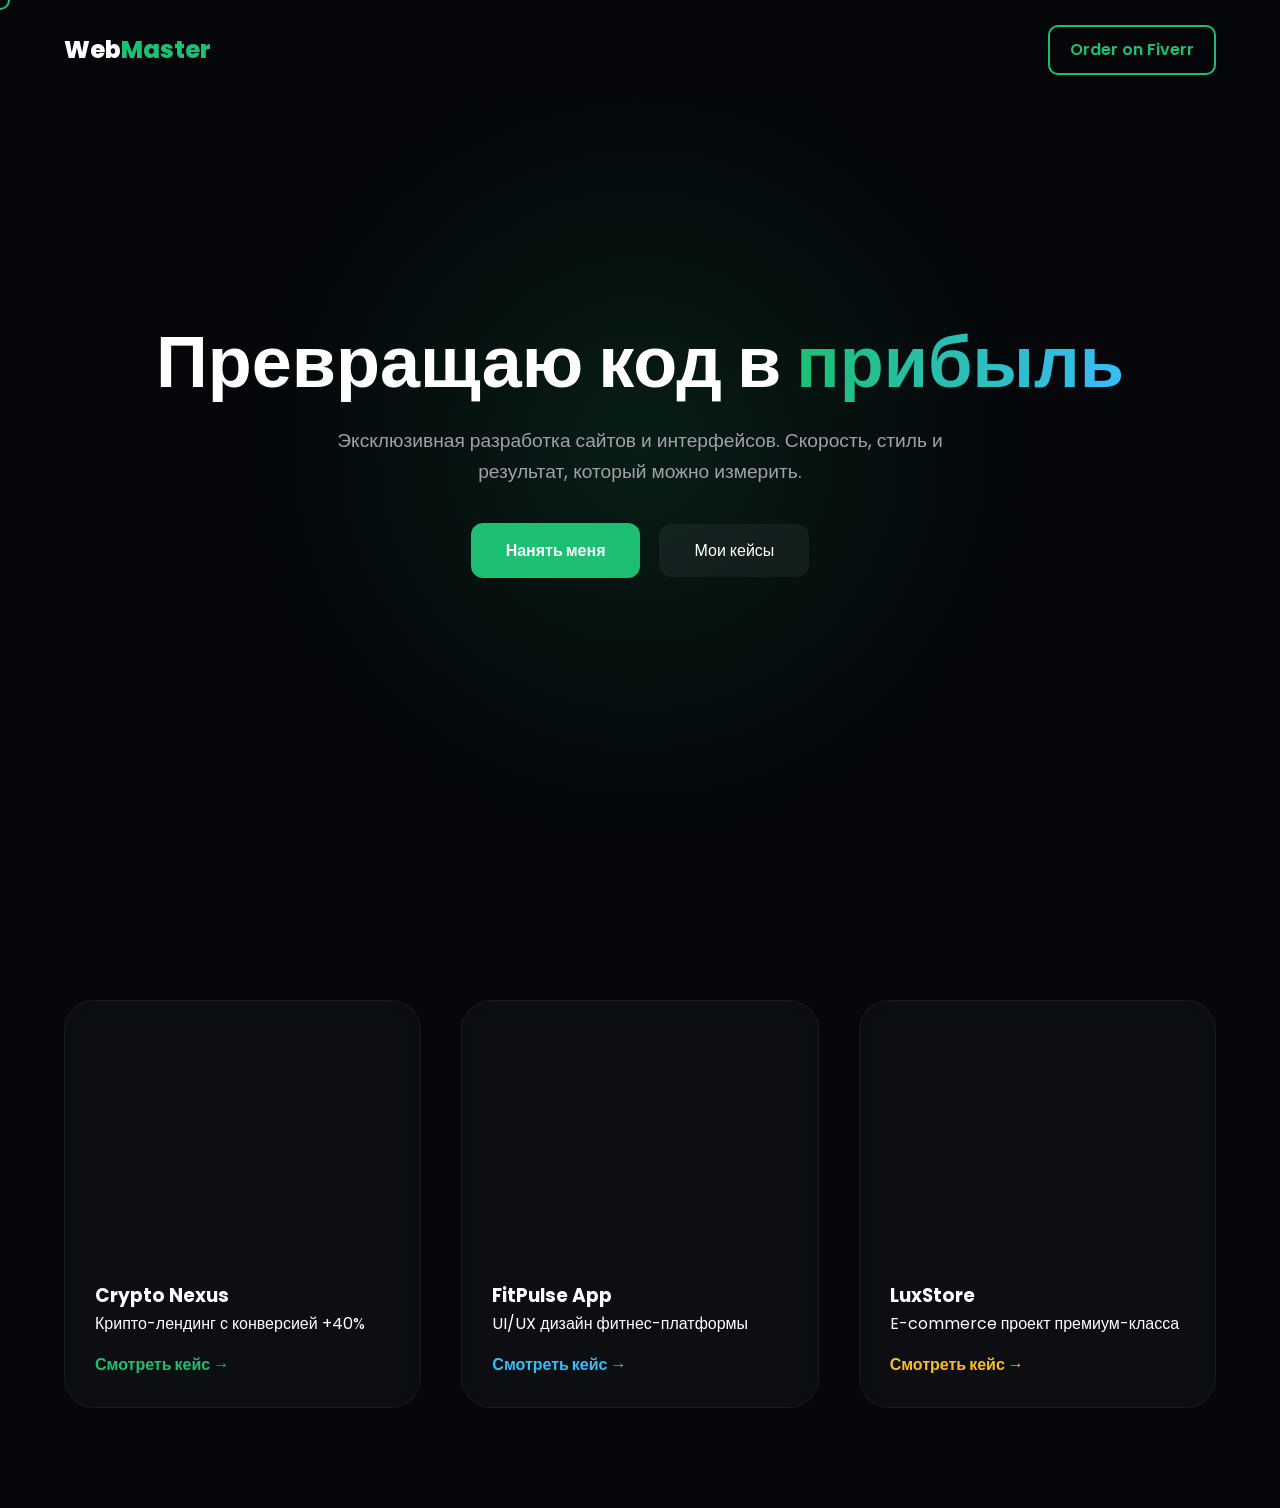
<file: index.html>
<!DOCTYPE html>
<html lang="ru">
<head>
    <meta charset="UTF-8">
    <meta name="viewport" content="width=device-width, initial-scale=1.0">
    <title>WebMaster | Premium Freelance Developer</title>
    <link rel="stylesheet" href="style.css">
    <link href="https://fonts.googleapis.com/css2?family=Poppins:wght@400;600;800&display=swap" rel="stylesheet">
</head>
<body>
    <div class="cursor"></div>
    <div class="bg-glow"></div>

    <nav class="navbar">
        <div class="logo">Web<span>Master</span></div>
        <a href="https://www.fiverr.com/s/Q7pZRXP" target="_blank" class="btn-outline">Order on Fiverr</a>
    </nav>

    <header class="hero">
        <div class="hero-content fade-in">
            <h1>Превращаю код в <span class="gradient-text">прибыль</span></h1>
            <p>Эксклюзивная разработка сайтов и интерфейсов. Скорость, стиль и результат, который можно измерить.</p>
            <div class="hero-buttons">
                <a href="https://www.fiverr.com/s/Q7pZRXP" target="_blank" class="btn-primary">Нанять меня</a>
                <a href="#projects" class="btn-secondary">Мои кейсы</a>
            </div>
        </div>
    </header>

    <section id="projects" class="portfolio-grid">
        <div class="card fade-in">
            <div class="card-img" style="background-image: url('https://images.unsplash.com/photo-1639762681485-074b7f938ba0?q=80&w=800');"></div>
            <div class="card-body">
                <h3>Crypto Nexus</h3>
                <p>Крипто-лендинг с конверсией +40%</p>
                <a href="project1.html" class="case-btn">Смотреть кейс &rarr;</a>
            </div>
        </div>
        <div class="card fade-in">
            <div class="card-img" style="background-image: url('https://images.unsplash.com/photo-1510017803434-a899398421b3?q=80&w=800');"></div>
            <div class="card-body">
                <h3>FitPulse App</h3>
                <p>UI/UX дизайн фитнес-платформы</p>
                <a href="project2.html" class="case-btn" style="color: #38bdf8;">Смотреть кейс &rarr;</a>
            </div>
        </div>
        <div class="card fade-in">
            <div class="card-img" style="background-image: url('https://images.unsplash.com/photo-1441986300917-64674bd600d8?q=80&w=800');"></div>
            <div class="card-body">
                <h3>LuxStore</h3>
                <p>E-commerce проект премиум-класса</p>
                <a href="project3.html" class="case-btn" style="color: #fbbf24;">Смотреть кейс &rarr;</a>
            </div>
        </div>
    </section>

    <script src="script.js"></script>
</body>
</html>
</file>
<file: style.css>
:root {
    --bg: #05070a;
    --primary: #1dbf73;
    --accent: #38bdf8;
    --gold: #fbbf24;
    --text: #ffffff;
    --text-dim: #a1a1aa;
}

* { margin: 0; padding: 0; box-sizing: border-box; font-family: 'Poppins', sans-serif; cursor: none; } /* Скрываем дефолтный курсор */

body { background: var(--bg); color: var(--text); line-height: 1.6; overflow-x: hidden; }

/* Кастомный курсор */
.cursor {
    width: 20px; height: 20px; border: 2px solid var(--primary); border-radius: 50%;
    position: fixed; pointer-events: none; z-index: 9999;
    transition: transform 0.15s ease-out; transform: translate(-50%, -50%);
}

/* Движущееся свечение на фоне */
.bg-glow {
    position: fixed; top: 0; left: 0; width: 100%; height: 100%;
    background: radial-gradient(circle at var(--x, 50%) var(--y, 50%), rgba(29, 191, 115, 0.12) 0%, transparent 50%);
    z-index: -1; pointer-events: none;
}

/* Навигация */
.navbar { display: flex; justify-content: space-between; align-items: center; padding: 25px 5%; position: fixed; width: 100%; top: 0; z-index: 1000; background: rgba(5,7,10,0.8); backdrop-filter: blur(15px); }
.logo { font-weight: 800; font-size: 1.5rem; }
.logo span { color: var(--primary); }

/* Кнопки */
.btn-primary { background: var(--primary); color: #fff; padding: 15px 35px; border-radius: 12px; text-decoration: none; font-weight: 700; transition: 0.3s; display: inline-block; }
.btn-primary:hover { transform: translateY(-3px); box-shadow: 0 10px 20px rgba(29, 191, 115, 0.3); }
.btn-secondary { background: rgba(255,255,255,0.05); color: #fff; padding: 15px 35px; border-radius: 12px; text-decoration: none; margin-left: 15px; transition: 0.3s; }
.btn-secondary:hover { background: rgba(255,255,255,0.1); }
.btn-outline { border: 2px solid var(--primary); color: var(--primary); padding: 10px 20px; border-radius: 10px; text-decoration: none; font-weight: 600; transition: 0.3s; }
.btn-outline:hover { background: var(--primary); color: #fff; }

/* Hero Section */
.hero { height: 100vh; display: flex; align-items: center; justify-content: center; text-align: center; padding: 0 10%; }
.hero h1 { font-size: 4.5rem; line-height: 1.1; margin-bottom: 25px; }
.gradient-text { background: linear-gradient(90deg, var(--primary), var(--accent), var(--primary)); background-size: 200%; -webkit-background-clip: text; -webkit-text-fill-color: transparent; animation: flow 3s linear infinite; }
@keyframes flow { to { background-position: 200%; } }
.hero p { color: var(--text-dim); max-width: 700px; margin: 0 auto 35px; font-size: 1.2rem; }

/* Кейсы */
.portfolio-grid { display: grid; grid-template-columns: repeat(auto-fit, minmax(350px, 1fr)); gap: 40px; padding: 100px 5%; }
.card { background: rgba(255,255,255,0.03); border-radius: 30px; border: 1px solid rgba(255,255,255,0.05); overflow: hidden; transition: 0.4s; backdrop-filter: blur(10px); }
.card:hover { transform: translateY(-15px); border-color: var(--primary); }
.card-img { height: 250px; background-size: cover; background-position: center; transition: 0.5s; }
.card:hover .card-img { transform: scale(1.05); }
.card-body { padding: 30px; }
.case-btn { color: var(--primary); text-decoration: none; font-weight: 800; display: block; margin-top: 15px; transition: 0.3s; }
.case-btn:hover { letter-spacing: 1px; }

/* Страницы кейсов */
.case-container { max-width: 1000px; margin: 150px auto; padding: 0 20px; }
.stats-grid { display: grid; grid-template-columns: repeat(3, 1fr); gap: 20px; margin: 50px 0; }
.stat-card { background: rgba(255,255,255,0.03); padding: 30px; border-radius: 20px; text-align: center; border-bottom: 4px solid var(--primary); }
.step-box { background: rgba(255,255,255,0.02); padding: 40px; border-radius: 25px; margin-bottom: 30px; border: 1px solid rgba(255,255,255,0.05); }
.project-img { width: 100%; border-radius: 30px; margin-bottom: 50px; box-shadow: 0 30px 60px rgba(0,0,0,0.5); }

/* Анимация появления */
.fade-in { opacity: 0; transform: translateY(30px); transition: 1s all ease; }
.fade-in.visible { opacity: 1; transform: translateY(0); }

@media (max-width: 768px) {
    .hero h1 { font-size: 2.8rem; }
    .stats-grid { grid-template-columns: 1fr; }
    .hero-buttons { display: flex; flex-direction: column; gap: 15px; }
    .btn-secondary { margin-left: 0; }
}
</file>
